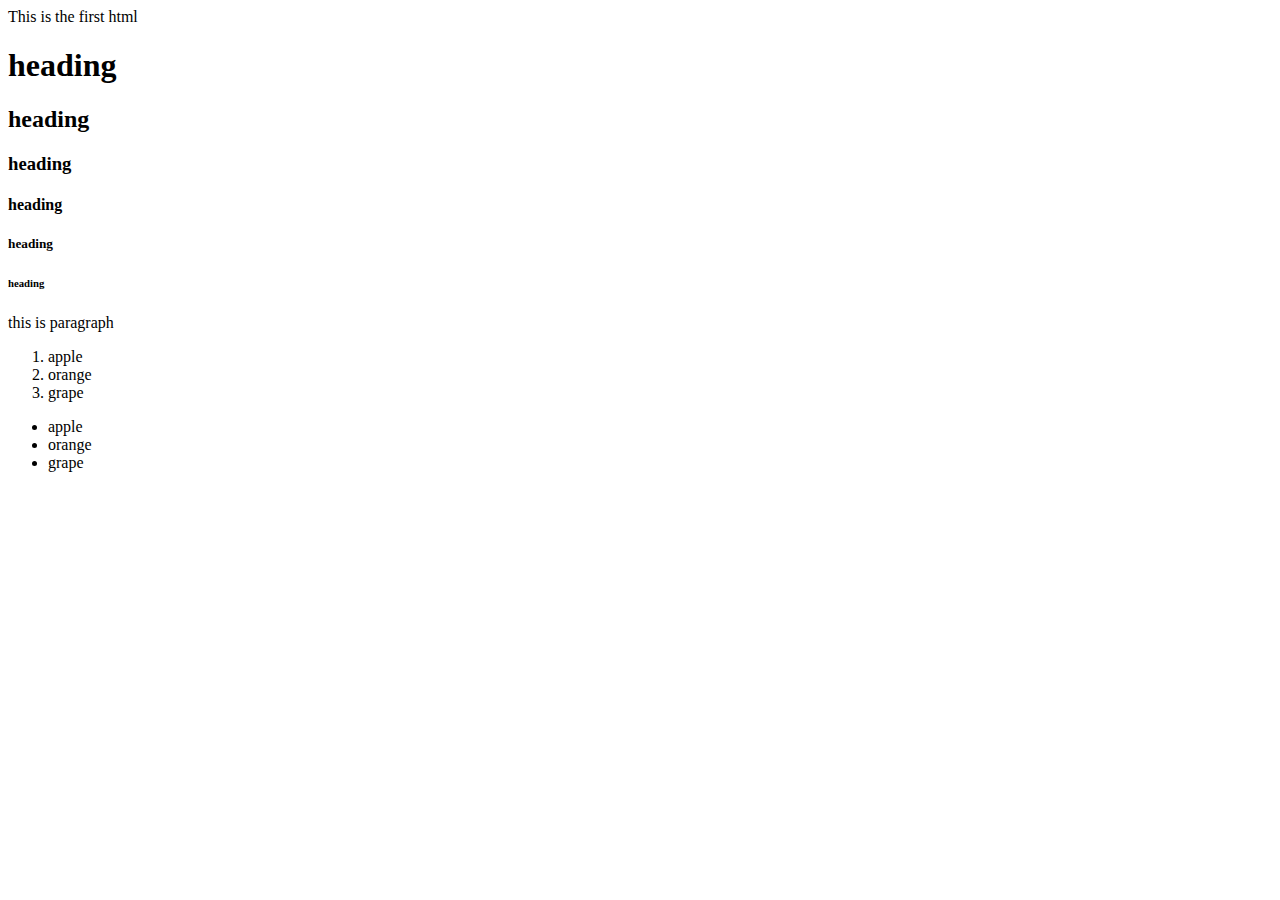
<file: index.html>
<!DOCTYPE html>
<html>
<head>
    <meta charset='utf-8'>
    <title>Welcome</title>
    <link rel="icon" href="/favicon.ico">
    <!--<link rel='stylesheet' type='text/css' media='screen' href='main.css'>
    <script src='main.js'></script>-->
</head>
<body>
    This is the first html
    <h1>heading</h1>
    <h2>heading</h2>
    <h3>heading</h3>
    <h4>heading</h4>
    <h5>heading</h5>
    <h6>heading</h6>
    <p>this is paragraph</p>
    <ol>
        <li>apple</li>
        <li>orange</li>
        <li>grape</li>
    </ol>
    <ul>
        <li>apple</li>
        <li>orange</li>
        <li>grape</li>
    </ul>
</body>
</html>
</file>
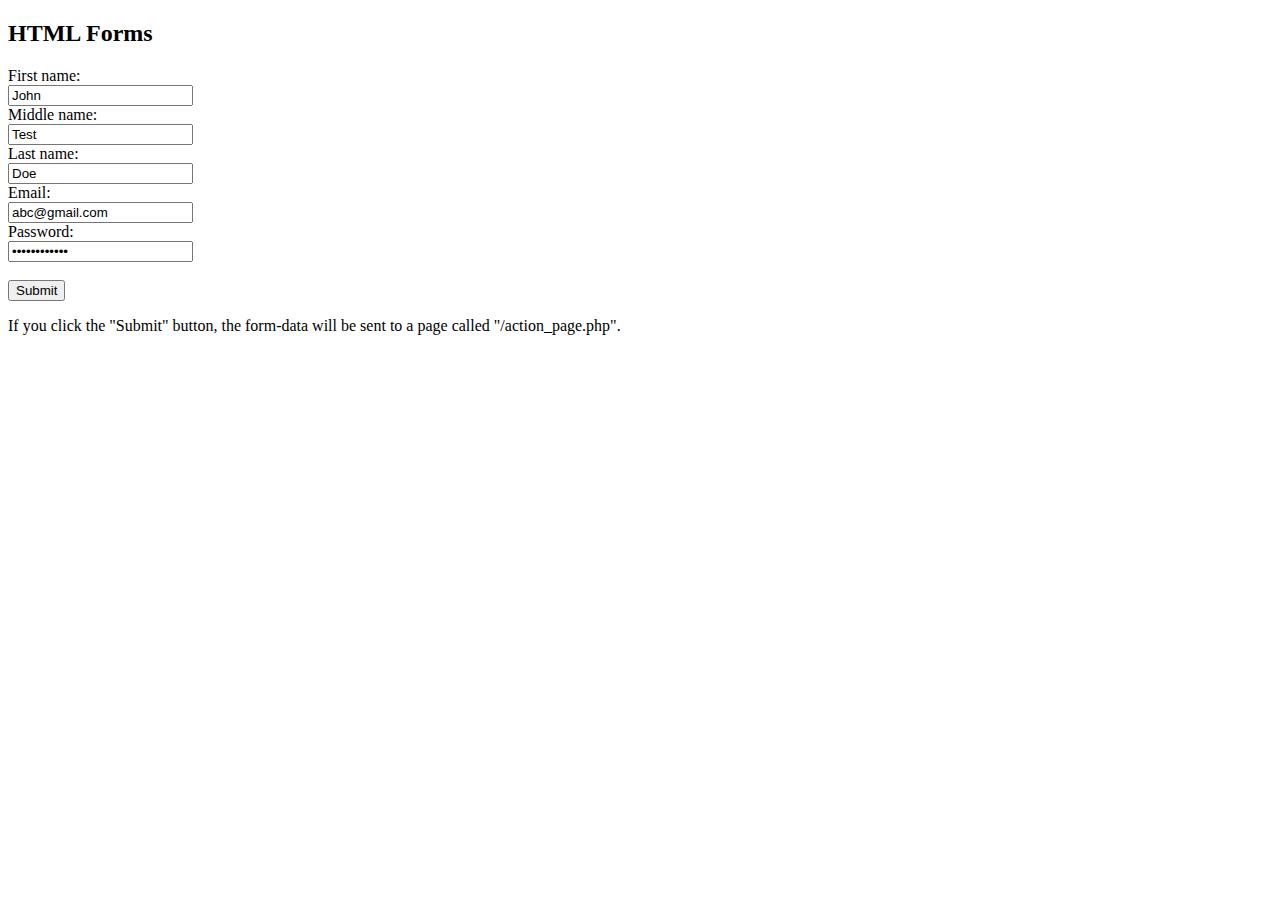
<file: form.html>
<!DOCTYPE html>
<html>
    <head>   
        <meta charset='utf-8'>     
        <title>Form Submission</title>
    </head>
    <body>
        <h2>HTML Forms</h2>

<form action="http://localhost:8080/store-app/users/create" method="post">
  <label for="fname">First name:</label><br>
  <input type="text" id="fname" name="firstName" value="John"><br>
  <label for="mname">Middle name:</label><br>
  <input type="text" id="mname" name="middleName" value="Test"><br>
  <label for="lname">Last name:</label><br>
  <input type="text" id="lname" name="lastName" value="Doe"><br>
  <label for="email">Email:</label><br>
  <input type="text" id="email" name="eMail" value="abc@gmail.com"><br>
  <label for="pwd">Password:</label><br>
  <input type="password" id="pwd" name="passwordHash" value="passwordHash"><br><br>
  <input type="submit" value="Submit">
</form> 

<p>If you click the "Submit" button, the form-data will be sent to a page called "/action_page.php".</p>
    </body>
</html>
</file>
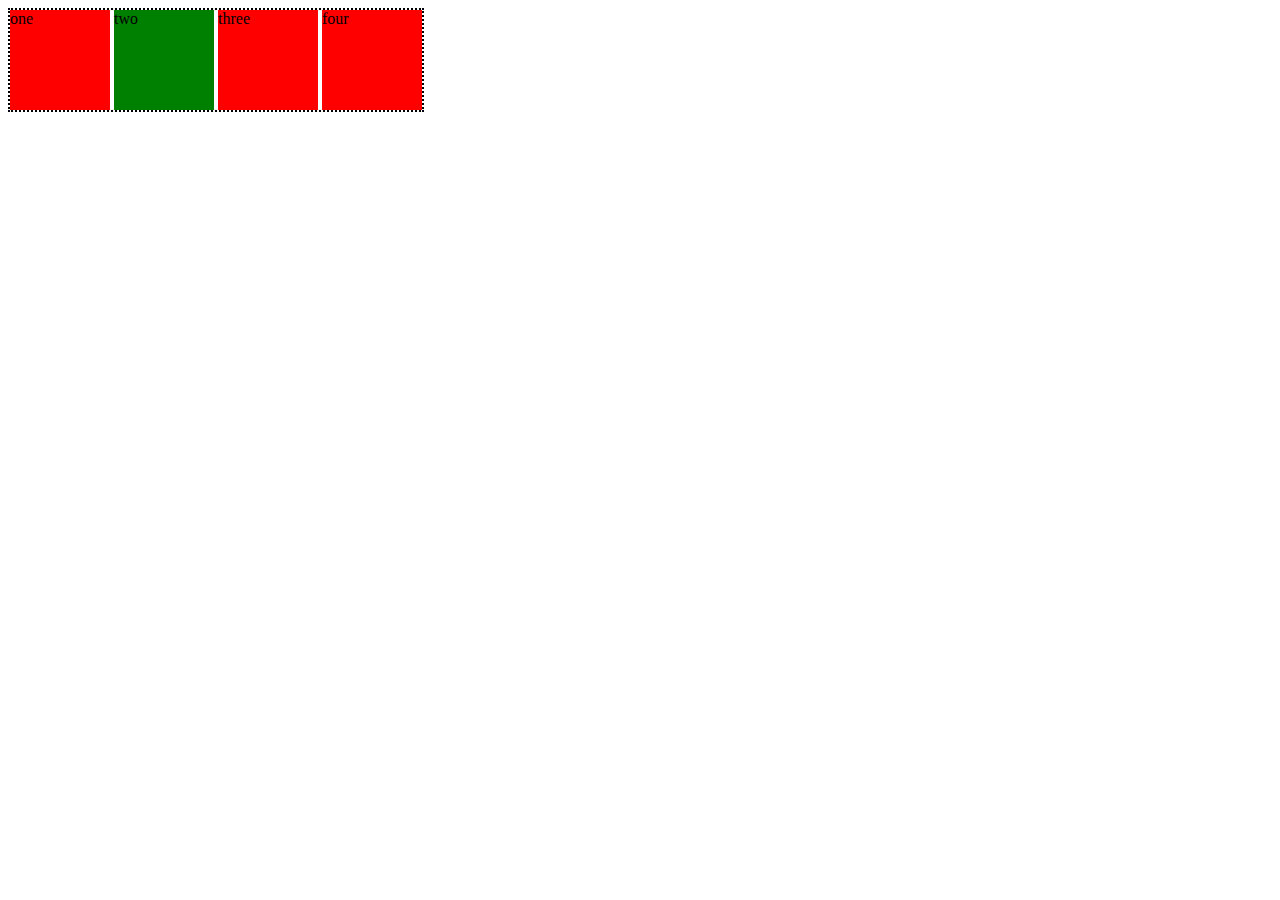
<file: LearningPosition.html>
<!DOCTYPE html>
<html>
    <head>
        <style type="text/css">
        .parent{
            border:2px dotted;
            display:inline-block;
        }
        .box {
 display: inline-block;
 background: red;
 width: 100px;
 height: 100px;
}
#two {
  background: green;
  position: relative;
}
        </style>
    </head>
    <body>
     <div class="parent">
     <div class="box" id="one">one</div>
     <div class="box" id="two">two</div>
     <div class="box" id="three">three</div>
     <div class="box" id="four">four</div>
    </div></body>
</html>
</file>
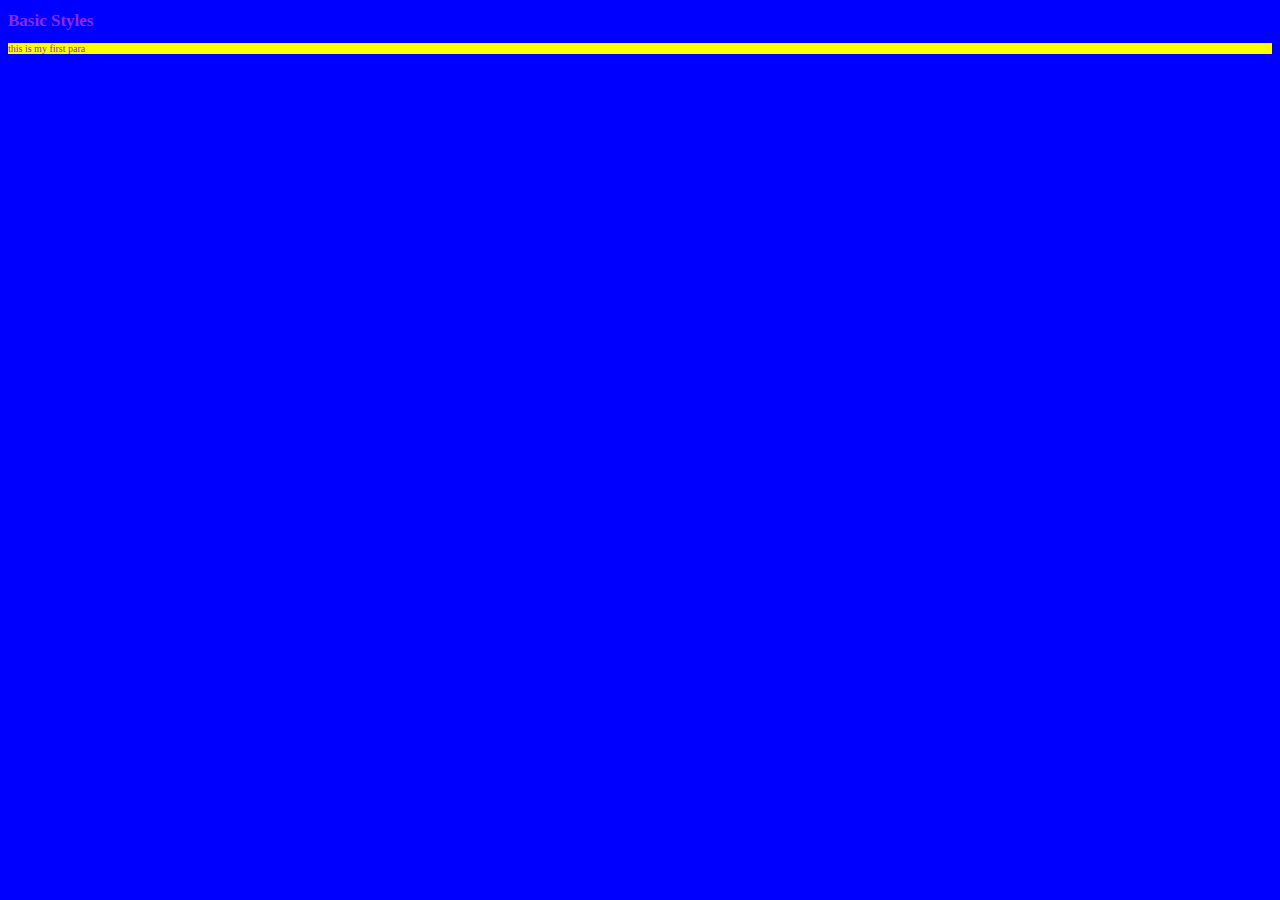
<file: LearningStyles.html>
<!DOCTYPE html>
<html lang="en">
    <head>
<link rel="stylesheet" href="styles.css"/>
<style>
    p {         
        background-color:"blue";
        border:"1px solid green";
     }
</style>
    </head>
    <body>
<h1>Basic Styles</h1>
<p >this is my first para</p>

</body>
</html>
</file>
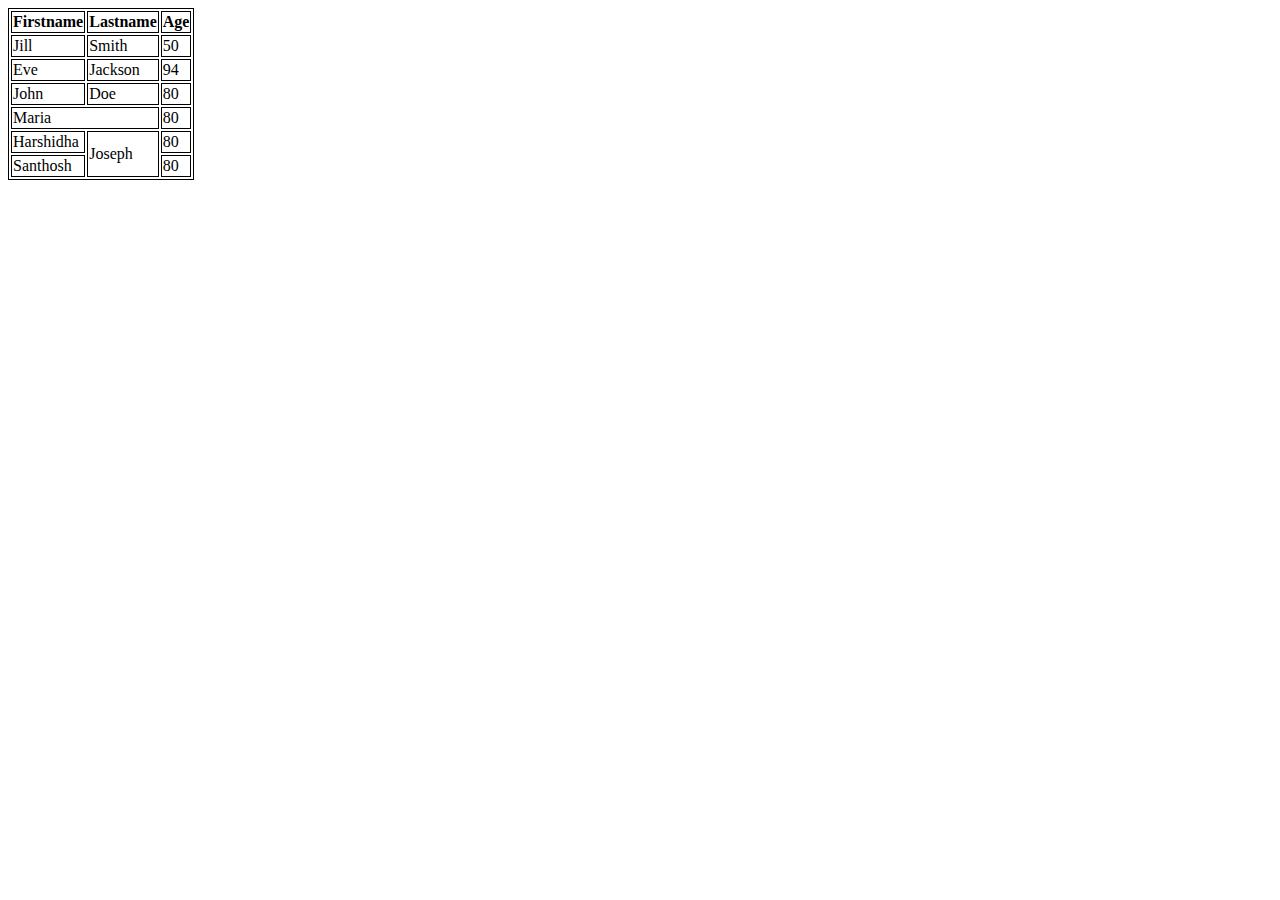
<file: table.html>
<!DOCTYPE html>
<html>
<head>
    <meta charset='utf-8'>
    <title>Welcome</title>
    <link rel="icon" href="/favicon.ico">
    <!--<link rel='stylesheet' type='text/css' media='screen' href='main.css'>
    <script src='main.js'></script>-->
    <style>
        table, th, td {
          border: 1px solid black;
        }
     </style>
</head>
<body>
   <table>
    <tr>
        <th>Firstname</th>
        <th>Lastname</th> 
        <th>Age</th>
      </tr>
      <tr>
        <td>Jill</td>
        <td>Smith</td>
        <td>50</td>
      </tr>
      <tr>
        <td>Eve</td>
        <td>Jackson</td>
        <td>94</td>
      </tr>
      <tr>
        <td>John</td>
        <td>Doe</td>
        <td>80</td>
      </tr>
      <tr>
        <td colspan="2">Maria</td>
        <td>80</td>
      </tr>
      <tr>
        <td>Harshidha</td>
        <td rowspan="2">Joseph</td>
        <td>80</td>
      </tr>
      <tr>
        <td>Santhosh</td>
        <td>80</td>
      </tr>
   </table>
</body>
</html>
</file>
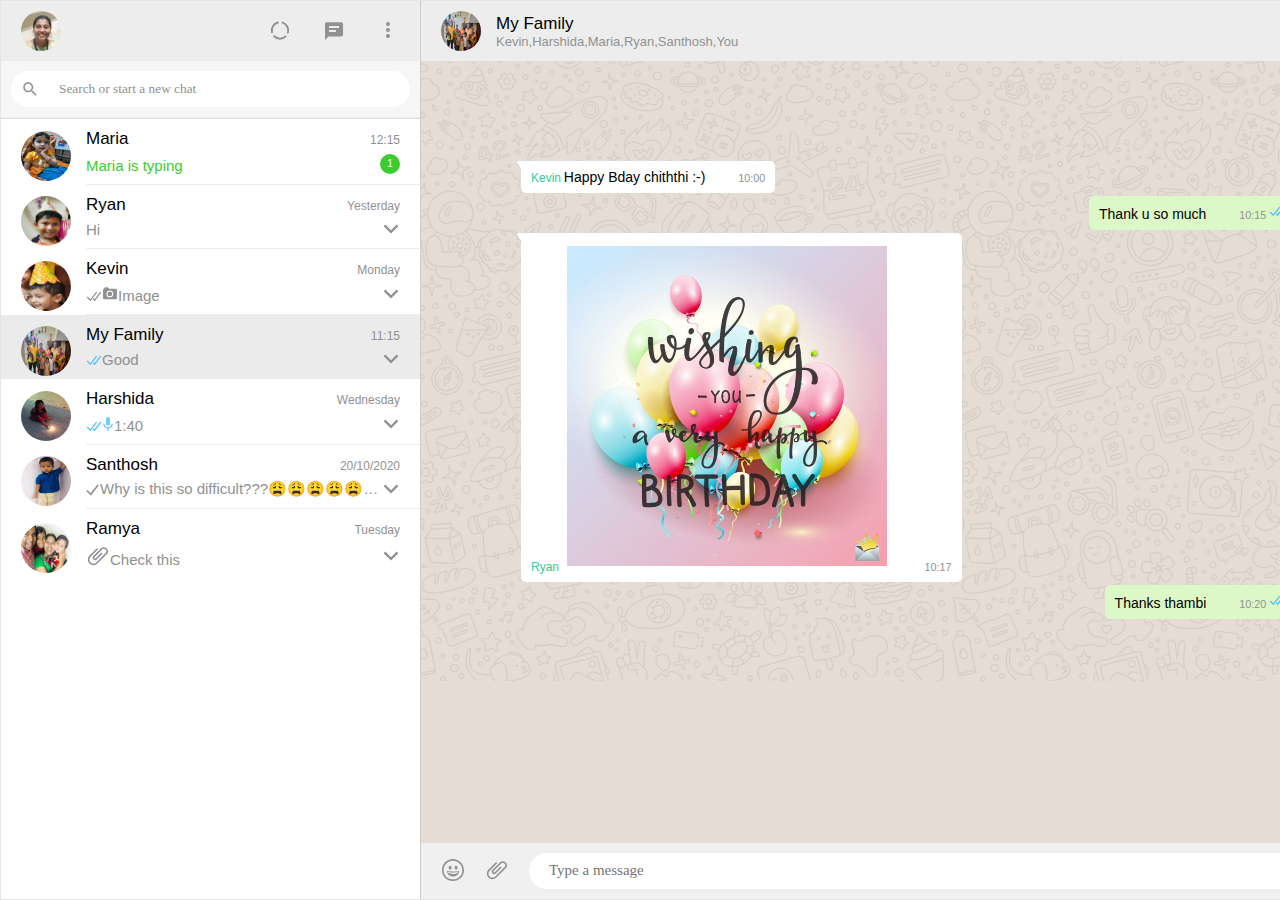
<file: whatsapp.web.html>
<!DOCTYPE html>
<html lang="en">
    <head>
        <meta charset="utf-8">
        <title>WhatsApp</title>
        <link rel="icon" href="whatsapp.ico">
        <link rel="stylesheet" href="whatsapp.css"/>
    </head>
    <body>
      <div class="grid">        
        <div class="app">
          <div class="sidebar"> <!-- Sidebar header -->
            <div class="sidebar-header">
              <img src="images/me.jpg" />
              <div class="sidebar-header-icons">
                <img src="images/status.svg" />
                <img src="images/message-icon.svg" />
                <img src="images/menu-icon.svg" />
              </div>
            </div>
            <!--<div class="sidebar-notifications">
              <img src="images/notifications.svg" />
              <div class="sidebar-notifications-message">
                  <span>Get Notified Of New Messages</span>
                  <a href="#">Turn on desktop Notifications <img src="images/gt-arrow.svg"></a>
              </div>       
            </div> -->        
            <div class="search-chat">
              <div class="search-bar">
                <img src="images/search-icon.svg"/>
                <input type="text" placeholder="Search or start a new chat"/>
              </div>
            </div>  
            <div class="chats">
                <div class="chat">
                  <div class="chat-left">                    
                    <img src="images/ammu.jpeg"/>                    
                  </div>
                  <div class="chat-right">
                    <div class="chat-right-top">
                      <span class="contact-name">Maria</span>
                      <span class="chat-date">12:15</span>
                    </div>
                    <div class="chat-right-bottom">
                      <div class="chat-right-bottom-left">
                      <span class="chat-message-typing">Maria is typing</span></div>  
                      <div class="chat-right-bottom-right">
                       <span class="unread-messages-number">1</span>
                      </div>
                    </div>
                  </div>  
                </div>
                <div class="chat">
                  <div class="chat-left">                    
                    <img src="images/ryan.jpg"/>                    
                  </div>
                  <div class="chat-right">
                    <div class="chat-right-top">
                      <span class="contact-name">Ryan</span>
                      <span class="chat-date">Yesterday</span>
                    </div>
                    <div class="chat-right-bottom">
                      <div class="chat-right-bottom-left">
                      <span class="chat-message">Hi</span>
                      </div> 
                      <div class="chat-right-bottom-right">
                        <img src="images/down-arrow.svg"/>
                       </div>
                    </div>
                  </div>  
                </div>
                <div class="chat">
                  <div class="chat-left">                    
                    <img src="images/kevin.jpg"/>                    
                  </div>
                  <div class="chat-right">
                    <div class="chat-right-top">
                      <span class="contact-name">Kevin</span>
                      <span class="chat-date">Monday</span>
                    </div>
                    <div class="chat-right-bottom">
                      <div class="chat-right-bottom-left">
                      <img src="images/double-check-unseen.svg"/>
                      <img src="images/camera-icon.svg"/>
                      <span class="chat-message">Image</span>
                      </div> 
                      <div class="chat-right-bottom-right">
                        <img src="images/down-arrow.svg"/>
                       </div>
                    </div>
                  </div>  
                </div>
                <div class="chat active-chat">
                  <div class="chat-left">                    
                    <img src="images/MyFamily.jpg"/>                    
                  </div>
                  <div class="chat-right">
                    <div class="chat-right-top">
                      <span class="contact-name">My Family</span>
                      <span class="chat-date">11:15</span>
                    </div>
                    <div class="chat-right-bottom">
                      <div class="chat-right-bottom-left">
                      <img src="images/double-check-seen.svg"/>                      
                      <span class="chat-message">Good</span>
                      </div> 
                      <div class="chat-right-bottom-right">
                        <img src="images/down-arrow.svg"/>
                       </div>
                    </div>
                  </div>
                </div>
                <div class="chat">
                  <div class="chat-left">                    
                    <img src="images/Harshida.jpeg"/>                    
                  </div>
                  <div class="chat-right">
                    <div class="chat-right-top">
                      <span class="contact-name">Harshida</span>
                      <span class="chat-date">Wednesday</span>
                    </div>
                    <div class="chat-right-bottom">
                      <div class="chat-right-bottom-left">
                      <img src="images/double-check-seen.svg"/>
                      <img src="images/microphone-seen.svg"/>
                      <span class="chat-message">1:40</span>
                      </div> 
                      <div class="chat-right-bottom-right">
                        <img src="images/down-arrow.svg"/>
                       </div>
                    </div>
                  </div>  
                </div>
                <div class="chat">
                  <div class="chat-left">                    
                    <img src="images/Santhosh.jpeg"/>                    
                  </div>
                  <div class="chat-right">
                    <div class="chat-right-top">
                      <span class="contact-name">Santhosh</span>
                      <span class="chat-date">20/10/2020</span>
                    </div>
                    <div class="chat-right-bottom">
                      <div class="chat-right-bottom-left">
                      <img src="images/single-check.svg"/>
                      <span class="chat-message" >Why is this so difficult???😩😩😩😩😩😩</span>                     
                      </div> 
                      <div class="chat-right-bottom-right">
                        <img src="images/down-arrow.svg"/>
                       </div>
                    </div>
                  </div>  
                </div>
                <div class="chat">
                  <div class="chat-left">                    
                    <img src="images/RamyaFamily.jpeg"/>                    
                  </div>
                  <div class="chat-right">
                    <div class="chat-right-top">
                      <span class="contact-name">Ramya</span>
                      <span class="chat-date">Tuesday</span>
                    </div>
                    <div class="chat-right-bottom">
                      <div class="chat-right-bottom-left">
                      <img src="images/attach-icon.svg"/>
                      <span class="chat-message">Check this </span>                     
                      </div> 
                      <div class="chat-right-bottom-right">
                        <img src="images/down-arrow.svg"/>
                       </div>
                    </div>
                  </div>  
                </div>
            </div>
          </div>
          <div class="main">
              <div class="chat-window-header">
                <div class="chat-window-header-left">
                  <img class="chat-window-contact-image" src="images/MyFamily.jpg"/>
                  <div class="contact-name-and-status-container">
                    <span class="chat-window-contact-name">My Family</span>
                    <span class="chat-window-contact-status">Kevin,Harshida,Maria,Ryan,Santhosh,You</span>
                  </div>
               </div>
                <div class="chat-window-header-right">
                  <img src="images/search-icon.svg"/>
                  <img src="images/menu-icon.svg"/>
                </div>
              </div>
              <div class="chat-window">
                <div class="receiver">
                  <span class="receiver-contact-name">Kevin</span>
                  <img class="receiver-message-tail" src="images/message-tail-receiver.svg"></img>
                  <span class="receiver-message">Happy Bday chiththi :-)</span>
                  <span class="message-time">10:00</span>
                </div>
                <div class="sender">
                  <img class="sender-message-tail" src="images/message-tail-sender.svg"></img>
                  <span class="sender-message">Thank u so much</span>
                  <span class="message-time">10:15</span>
                  <img src="images/double-check-seen.svg"></img>
                </div>
                <div class="receiver">
                  <span class="receiver-contact-name">Ryan</span>
                  <img class="receiver-message-tail" src="images/message-tail-receiver.svg"></img>
                  <span class="receiver-message"><img class="image-message" src="images/BdayWish.jpg"/></span>
                  <span class="message-time">10:17</span>
                </div>
                <div class="sender">
                  <img class="sender-message-tail" src="images/message-tail-sender.svg"></img>
                  <span class="sender-message">Thanks thambi</span>
                  <span class="message-time">10:20</span>
                  <img src="images/double-check-seen.svg"></img>
                </div>
                <div class="type-message-bar">
                  <div class="type-message-bar-left"><img src="images/icons.svg"/><img src="images/attach-icon.svg"/></div>
                  <div class="type-message-bar-center"><input type="text" placeholder="Type a message"/></div>
                  <div class="type-message-bar-right"><img src="images/audio-icon.svg"/></div>
                </div>
              </div>
          </div>          
        </div>      
    </div>
    </body>
</html>
</file>
<file: styles.css>
* {
    color:blueviolet;
    background-color:blue;
    font-size:17px;
}
p {
    background-color:yellow;
    font-size:10px;  
}
</file>
<file: whatsapp.css>
* {
  box-sizing: border-box;
  margin: 0;
  padding: 0;
}

html,
body {
  height: 100%;
}

html {
  font-size: 62.5%;
}

body {
  font-family: "Segoe UI", "Segoe UI", Tahoma, Geneva, Verdana, sans-serif;
}

a {
  text-decoration: none;
  color: inherit;
}

/* Variables */
:root {
  --background-green: #009688;
  --background-beige: #d7dbd6;
  --sidebar-header: #ededed;
  --notifications-text-color: rgba(48, 48, 48, 0.96);
  --notifications-link-color: rgba(48, 48, 48, 0.85);
  --notifications-background-color: #9de1fe;
  --search-bar-bg: #f6f6f6;
  --white: #ffffff;
  --text-gray: #919191;
  --chat-border: #ededed;
  --whatsapp-green: #3ccc2f;
  --scrollbar-color: #cccccc;
  --chat-window-scrollbar-color: #bab3ae;
  --box-shadow-color: #d5d5d5;
  --chat-hover-color: #f5f5f5;
  --chat-active-color: #ebebeb;
  --chat-window-beige: #e5ddd5;
  --sender-message-green: #dcf8c6;
  --type-message-bar: #f0f0f0;
  --reciever-message-color: #35CD96;
}
.grid {
  display: grid;
  height: 100%;
  grid-template-columns: repeat(12, 1fr);
  grid-template-rows: 12.8rem 1fr;
}

/*****************
* APP BACKGROUND *
******************/

.top {
  background: var(--background-green);
  grid-column: 1 / -1;
  grid-row: 1 / 2;
}

.bottom {
  background: var(--background-beige);
  grid-column: 1 / -1;
  grid-row: 2 / -1;
}

/******
* APP *
*******/

.app {
  display: grid;
  grid-template-columns: 42rem 1fr;
  grid-column: 1 / -1;
  grid-row: 1 / -1;
  width: 139.6rem;  
  border: 1px solid rgba(0, 0, 0, 0.1);
  box-shadow: 0 0 1rem 0.05rem rgba(0, 0, 0, 0.2);
}

/***********
* SIDEBAR  *
************/

.sidebar {
  grid-column: 1 / 2;
  background: var(--white);
  border-right: 1px solid rgba(0, 0, 0, 0.2);
}

/* Sidebar header */
.sidebar-header {
  background: var(--sidebar-header);
  display: flex;
  justify-content: space-between;
  height: 6rem;
  padding: 1rem 2rem;
}
/* Profile image */
.sidebar-header > img {
  width: 4rem;
  height: 4rem;
  border-radius: 50%;
  cursor: pointer;
}

.sidebar-header-icons {
  display: flex;
  align-items: center;
  flex: 1;
  justify-content: flex-end;
  cursor: pointer;
}

.sidebar-header-icons img:active {
  background: var(--box-shadow-color);
  border-radius: 50%;
  box-shadow: 0 0 1px 8px var(--box-shadow-color);
}

/* Adds margin to icon in the center */
.sidebar-header-icons img:nth-child(2) {
  margin: 0 3rem;
}

/* Sidebar notifications */
.sidebar-notifications {
  display: flex;
  align-items: center;
  background: var(--notifications-background-color);
  height: 9rem;
  padding: 0 2rem;
  cursor: pointer;
}

.sidebar-notifications > img {
  margin-right: 2rem;
}

.sidebar-notifications-message {
  display: flex;
  flex-direction: column;
  flex: 1;
}

.sidebar-notifications-message span {
  font-size: 1.6rem;
  color: var(--notifications-text-color);
}

.sidebar-notifications-message a {
  font-size: 1.4rem;
  color: var(--notifications-link-color);
}

.sidebar-notifications-message img {
  vertical-align: middle;
}

.sidebar-notifications-message a:hover {
  text-decoration: underline;
}

/* Sidebar search chat */
.search-chat {
  background: var(--search-bar-bg);
  border-bottom: 1px solid rgba(0, 0, 0, 0.1);
}

.search-bar {
  display: flex;
  padding: 1rem;
  border-bottom: 1px solid var(--chat-border);
}

.search-bar > img {
  width: 2.8rem;
  background: var(--white);
  border-top-left-radius: 2rem;
  border-bottom-left-radius: 2rem;
  padding-left: 1rem;
}

.search-bar input {
  outline: none;
  border: none;
  padding: 1rem 1rem 1rem 2rem;
  flex: 1;
  border-top-right-radius: 2rem;
  border-bottom-right-radius: 2rem;
  font-family: "Segoe UI";
}

.search-bar input::placeholder {
  color: var(--text-gray);
}

/* Chats */
.chats {
  height: 48rem;
  overflow-y: scroll;
  overflow-x: hidden;
}

.chats::-webkit-scrollbar {
  width: 0.7rem;
  height: 3rem;
}

.chats::-webkit-scrollbar-thumb {
  background-color: var(--scrollbar-color);
}

.chat {
  display: flex;
  align-items: center;
  background: var(--white);
  padding: 1rem 0 0 2rem;
  cursor: pointer;
}

.chat:hover {
  background: var(--chat-hover-color);
}

.chat:hover .chat-options {
  display: initial;
}

.active-chat {
  background: var(--chat-active-color) !important;
}

.chat-left img {
  width: 5rem;
  height: 5rem;
  border-radius: 50%;
}

.chat-right {
  flex: 1;
  display: flex;
  flex-direction: column;
  margin-left: 1.5rem;
  padding-right: 2rem;
  padding-bottom: 1rem;
  border-bottom: 1px solid var(--chat-border);
}

/* This line removes the border bottom from the last chat */
.chat:last-of-type .chat-right {
  border-bottom: none;
}

.chat-right-top {
  display: flex;
  align-items: baseline;
  justify-content: space-between;
  margin-bottom: 0.5rem;
}

.contact-name {
  font-size: 1.7rem;
}


.chat-message,
.chat-message-typing,
.chat-message-group {
  font-size: 1.5rem;
}

.chat-message,
.chat-message-group {
  white-space: nowrap;
  overflow: hidden;
  text-overflow: ellipsis;
  max-width: 28rem;
}

.chat-message {
  color: var(--text-gray);
}

.chat-message-group {
  font-weight: 500;
  color: inherit;
}

.chat-message-typing {
  color: var(--whatsapp-green);
  font-weight: 500;
}

.chat-date {
  font-size: 1.2rem;
  color: var(--text-gray);
}

.chat-right-bottom {
  display: flex;
}

.chat-right-bottom-left {
  display: flex;
  align-items: flex-end;
  flex: 1;
}

.chat-right-bottom-right {
  display: flex;
  align-items: center;
}

.unread-messages-number {
  display: inline-block;
  width: 2rem;
  height: 2rem;
  background: var(--whatsapp-green);
  color: var(--white);
  font-weight: 500;
  border-radius: 50%;
  text-align: center;
  line-height: 2rem;
}

.chat-options {
  display: none;
  margin-left: 0.5rem;
}

.chat-options img {
  vertical-align: middle;
}

.single-check-mark,
.double-check-mark {
  margin-right: 0.2rem;
}

.single-check-mark {
  width: 1.4rem;
}

.double-check-mark {
  width: 2rem;
}

.image-icon,
.microphone-icon {
  margin-right: 0.3rem;
}


/******
* MAIN *
*******/

.main {
  grid-column: 2 / -1;
  background: var(--chat-window-beige);
  position: relative;
}

/* Main chat window header */
.chat-window-header {
  display: flex;
  justify-content: space-between;
  align-items: center;
  height: 6rem;
  padding: 1rem 2rem;
  background: var(--sidebar-header);
  cursor: pointer;
}

.chat-window-header-left {
  display: flex;
  align-items: center;
}

.contact-name-and-status-container {
  display: flex;
  flex-direction: column;
}

.chat-window-contact-image {
  width: 4rem;
  height: 4rem;
  border-radius: 50%;
  cursor: pointer;
  margin-right: 1.5rem;
}

.chat-window-contact-name {
  font-size: 1.7rem;
}

.chat-window-contact-status {
  color: var(--text-gray);
  font-size: 1.3rem;
}

.chat-window-menu-icon {
  margin-left: 2rem;
}

.chat-window-menu-icon:active {
  background: var(--box-shadow-color);
  border-radius: 50%;
  box-shadow: 0 0 1px 8px var(--box-shadow-color);
}

/* Chat window */

.chat-window {
  display: flex;
  flex-direction: column;
  padding: 10rem 10rem 6rem 10rem;
  height: 62rem;
  overflow: scroll;
  overflow-x: hidden;
  background: url(../images/bg-chat.png);
  background-repeat: repeat;
}

.chat-window::-webkit-scrollbar {
  width: 0.7rem;
  height: 3rem;
}

.chat-window::-webkit-scrollbar-track {
  background: var(--chat-window-beige);
}

.chat-window::-webkit-scrollbar-thumb {
  background: var(--chat-window-scrollbar-color);
}

.sender,
.receiver {
  border-radius: 0.5rem;
  padding: 0.8rem 1rem;
  margin-bottom: 0.3rem;
  position: relative;
}

.receiver-contact-name{
  font-size: 1.2rem;
  color: var(--reciever-message-color);
}
.sender {
  background: var(--sender-message-green);
  align-self: flex-end;
}

.receiver {
  background: var(--white);
  align-self: flex-start;
}

.sender-message,
.receiver-message {
  font-size: 1.4rem;
  margin-right: 3rem;
}

.message-time,
.audio-message-length {
  color: var(--text-gray);
  font-size: 1.08rem;
}

.message-status img {
  vertical-align: bottom;
}

.image-message {
  width: 33rem;
  height: 33rem;
  position: relative;
  padding: 0.5rem;
  cursor: pointer;
}

.image-message img {
  width: 100%;
  height: 100%;
}

.image-message .receiver-message {
  margin-right: 0;
  display: flex;
  justify-content: center;
  align-items: center;
}

.image-message .message-time {
  position: absolute;
  bottom: 1rem;
  right: 2rem;
  color: var(--white);
}

.receiver-message-tail,
.sender-message-tail {
  width: 0.8rem;
  height: 1.3rem;
  position: absolute;
  top: 0;
}

.receiver-message-tail {
  left: -0.5rem;
}

.sender-message-tail {
  right: -0.5rem;
}

.receiver-audio-message {
  width: 33rem;
}

.audio-message {
  display: flex;
  align-items: center;
  flex-wrap: wrap;
}

.audio-message-left {
  cursor: pointer;
}

.audio-message-center {
  position: relative;
  margin: 0 1.5rem;
  flex: 1;
}

/* Reset input range styles */
input[type="range"]:focus {
  outline: none;
}

input[type="range"]::-webkit-slider-thumb {
  -webkit-appearance: none;
  background: #30b6b6;
  cursor: pointer;
  height: 1.5rem;
  width: 1.5rem;
  border-radius: 50%;
}

input[type="range"] {
  background: #d8d8d8;
  width: 100%;
  height: 0.5rem;
  -webkit-appearance: none;
  border-radius: 1rem;
}

.audio-message-bar {
  width: 75%;
  background: #30b6f6;
  position: absolute;
  left: 0;
  height: 0.5rem;
  z-index: 1;
}

.audio-message-center-top {
  display: flex;
}

.audio-message-center-bottom {
  position: absolute;
  top: 1.5rem;
  width: 100%;
}

.audio-message-bottom {
  display: flex;
  justify-content: space-between;
}

.audio-message-right {
  position: relative;
}

.audio-message-contact-image {
  width: 5rem;
  height: 5rem;
  border-radius: 50%;
}

.audio-message-microphone {
  width: 2rem;
  position: absolute;
  bottom: 0;
  left: -1rem;
}

/* Type message bar */
.type-message-bar {
  position: absolute;
  bottom: 0;
  left: 0;
  width: 100%;
  display: flex;
  background: var(--type-message-bar);
  padding: 1rem 2rem;
  justify-content: space-between;
  align-items: center;
  z-index: 999;
}

.type-message-bar img {
  cursor: pointer;
}

.type-message-bar-left img:nth-of-type(2) {
  margin: 0 2rem;
}

.type-message-bar-center {
  flex: 1;
}

.type-message-bar-center input {
  width: 100%;
  outline: none;
  border: none;
  padding: 1rem 1rem 1rem 2rem;
  flex: 1;
  border-radius: 2rem;
  font-family: "Segoe UI";
}

.type-message-bar-center input::-webkit-input-placeholder {
  font-size: 1.5rem;
}

.type-message-bar-right {
  margin-left: 2rem;
}
</file>
